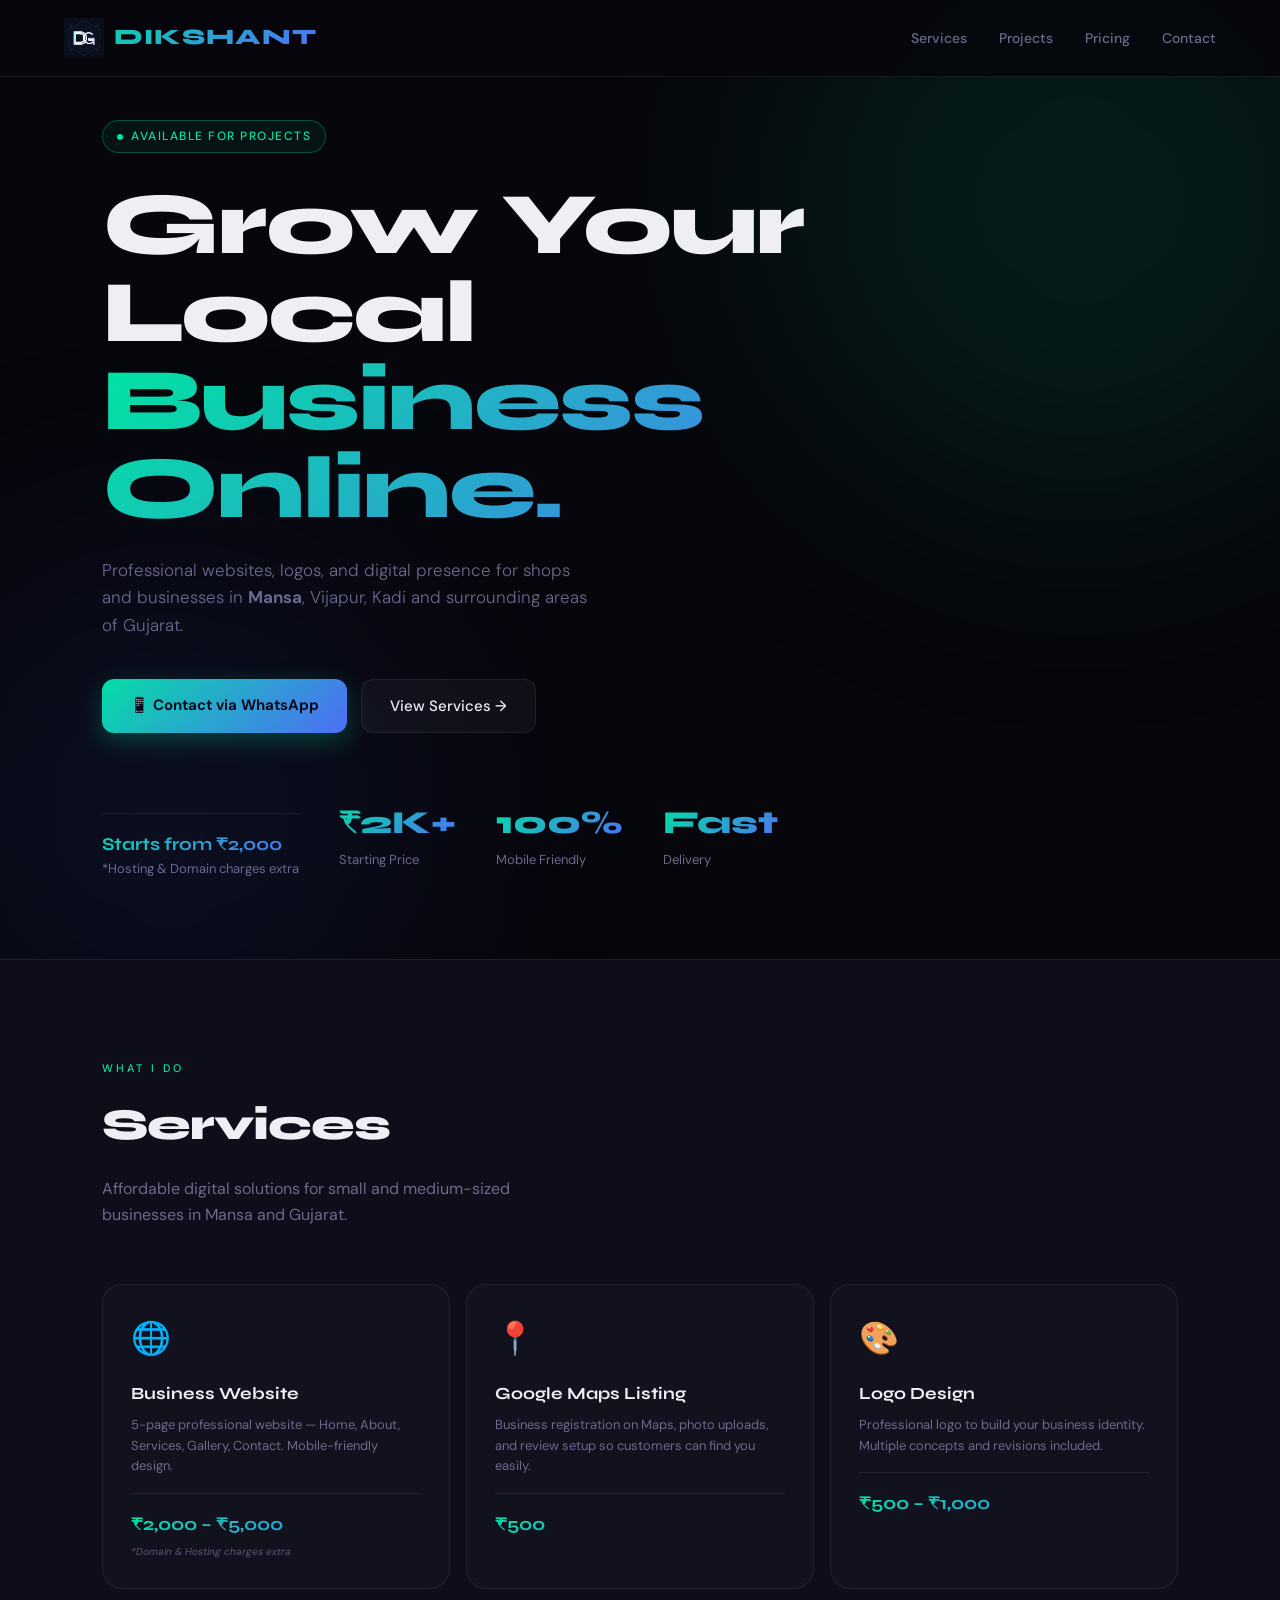
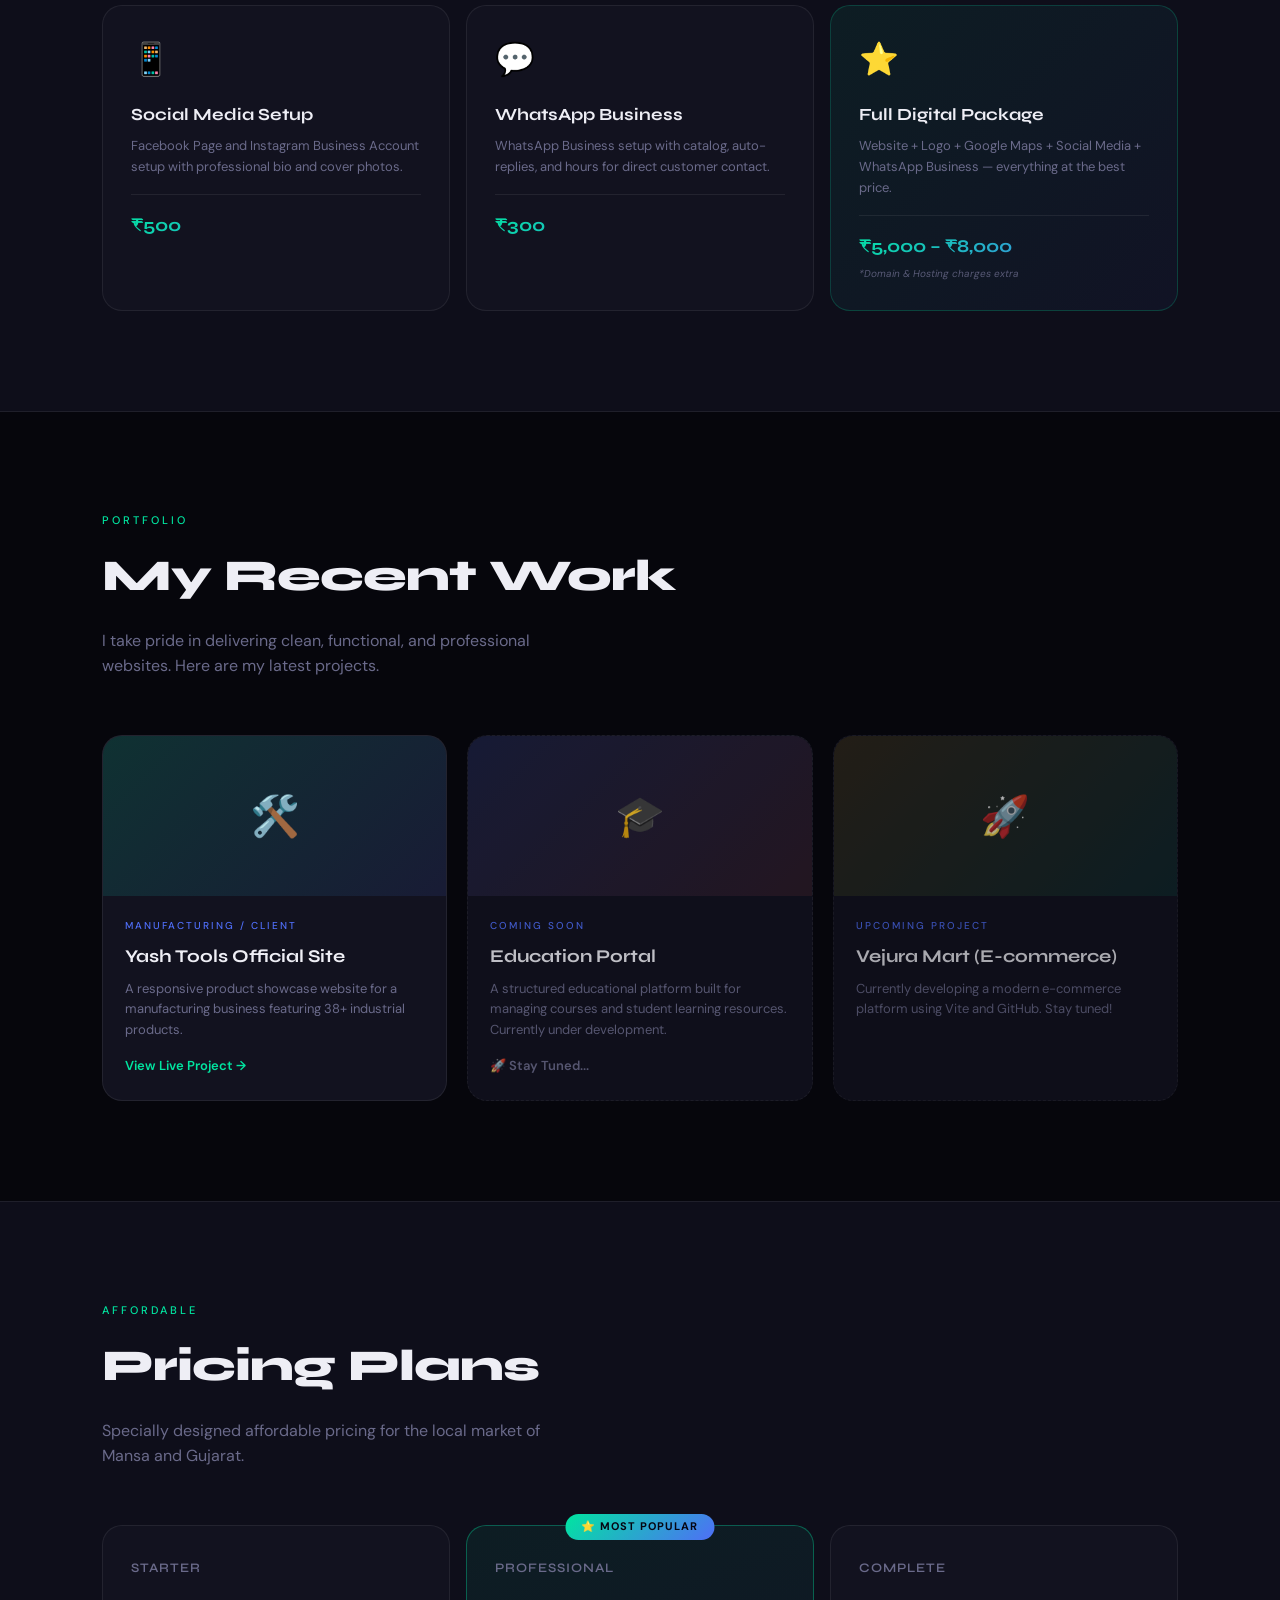
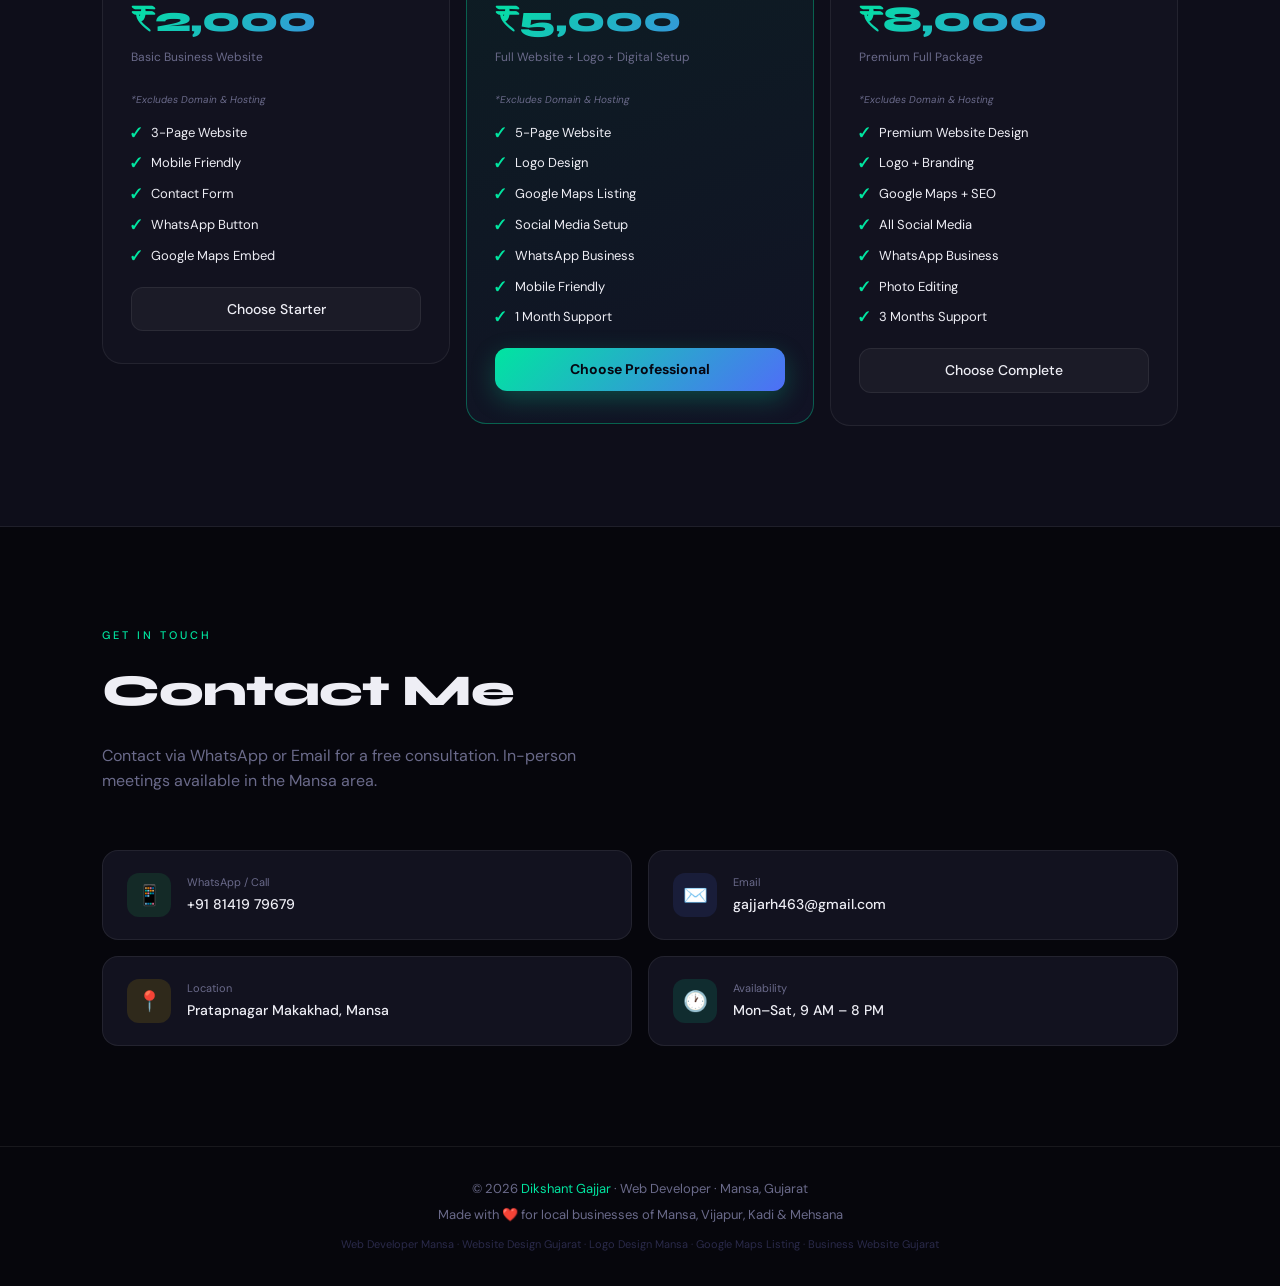
<file: index.html>
<!DOCTYPE html>
<html lang="gu">

<head>
    <meta charset="UTF-8">
    <meta name="viewport" content="width=device-width, initial-scale=1.0">

    <!-- ✅ PRIMARY SEO -->
    <title>Dikshant Gajjar | Web Developer in Mansa, Gujarat | Website Banavo ₹2000 થી</title>
    <meta name="description"
        content="Dikshant Gajjar - Professional Web Developer in Mansa, Gujarat. Business website ₹2,000 થી, logo design, Google Maps listing, social media setup. Free consultation. Call: 8141979679">
    <meta name="keywords"
        content="web developer mansa, website banavo mansa, website design gujarat, dikshant gajjar, logo design mansa, google maps listing mansa, website banavo gujarat, local website developer mansa, business website mansa gujarat, web developer pratapnagar mansa, website design vijapur, website design kadi, website design mehsana, yash tools website, affordable web developer gujarat">
    <meta name="author" content="Dikshant Gajjar">
    <meta name="robots" content="index, follow, max-snippet:-1, max-image-preview:large">
    <meta name="language" content="Gujarati, English">
    <meta name="revisit-after" content="7 days">

    <!-- ✅ GEO / LOCAL SEO -->
    <meta name="geo.region" content="IN-GJ">
    <meta name="geo.placename" content="Mansa, Gujarat, India">
    <meta name="geo.position" content="23.4258;72.6916">
    <meta name="ICBM" content="23.4258, 72.6916">
    <link rel="canonical" href="https://dikshantgajjar.in/">

    <!-- ✅ OPEN GRAPH (WhatsApp / Facebook Preview) -->
    <meta property="og:type" content="website">
    <meta property="og:title" content="Dikshant Gajjar | Web Developer in Mansa, Gujarat">
    <meta property="og:description"
        content="Business website ₹2,000 થી. Logo design, Google Maps listing, social media setup. Mansa, Gujarat. Free consultation available!">
    <meta property="og:url" content="https://dikshantgajjar.in/">
    <meta property="og:site_name" content="Dikshant Gajjar - Web Developer Mansa">
    <meta property="og:locale" content="gu_IN">

    <!-- ✅ TWITTER CARD -->
    <meta name="twitter:card" content="summary">
    <meta name="twitter:title" content="Dikshant Gajjar | Web Developer Mansa, Gujarat">
    <meta name="twitter:description"
        content="Business websites ₹2,000 થી. Logo, Google Maps, Social Media. Mansa Gujarat. Call 8141979679">

    <!-- ✅ SCHEMA MARKUP — Google Rich Results -->
    <script type="application/ld+json">
    {
      "@context": "https://schema.org",
      "@type": "LocalBusiness",
      "name": "Dikshant Gajjar - Web Developer",
      "description": "Professional web developer in Mansa, Gujarat offering business websites, logo design, Google Maps listing, social media setup at affordable prices starting from ₹2,000.",
      "url": "https://dikshantgajjar.in/",
      "telephone": "+918141979679",
      "email": "gajjarh463@gmail.com",
      "image": "https://dikshantgajjar.in/DG-logo-dark.png",
      "founder": {
        "@type": "Person",
        "name": "Dikshant Gajjar",
        "jobTitle": "Web Developer",
        "telephone": "+918141979679",
        "email": "gajjarh463@gmail.com"
      },
      "address": {
        "@type": "PostalAddress",
        "streetAddress": "Pratapnagar Makakhad",
        "addressLocality": "Mansa",
        "addressRegion": "Gujarat",
        "postalCode": "382845",
        "addressCountry": "IN"
      },
      "geo": {
        "@type": "GeoCoordinates",
        "latitude": 23.4258,
        "longitude": 72.6916
      },
      "openingHours": "Mo-Sa 09:00-20:00",
      "priceRange": "₹₹",
      "currenciesAccepted": "INR",
      "paymentAccepted": "Cash, UPI, Bank Transfer",
      "areaServed": ["Mansa", "Vijapur", "Kadi", "Mehsana", "Gandhinagar", "Gujarat"],
      "knowsLanguage": ["Gujarati", "Hindi", "English"],
      "serviceType": [
        "Web Development",
        "Logo Design",
        "Google Maps Listing",
        "Social Media Setup",
        "WhatsApp Business Setup",
        "SEO"
      ],
      "hasOfferCatalog": {
        "@type": "OfferCatalog",
        "name": "Web Development Services",
        "itemListElement": [
          {
            "@type": "Offer",
            "name": "Starter - Basic Business Website",
            "description": "3-page mobile friendly website with contact form and WhatsApp button",
            "price": "2000",
            "priceCurrency": "INR"
          },
          {
            "@type": "Offer",
            "name": "Professional - Full Website + Logo + Digital Setup",
            "description": "5-page website, logo, Google Maps, social media, WhatsApp Business, 1 month support",
            "price": "5000",
            "priceCurrency": "INR"
          },
          {
            "@type": "Offer",
            "name": "Complete - Premium Full Package",
            "description": "Premium website, logo + branding, SEO, all social media, photo editing, 3 months support",
            "price": "8000",
            "priceCurrency": "INR"
          }
        ]
      },
      "sameAs": [
        "https://wa.me/918141979679"
      ]
    }
    </script>

    <!-- ✅ PERSON SCHEMA -->
    <script type="application/ld+json">
    {
      "@context": "https://schema.org",
      "@type": "Person",
      "name": "Dikshant Gajjar",
      "jobTitle": "Web Developer",
      "address": {
        "@type": "PostalAddress",
        "addressLocality": "Mansa",
        "addressRegion": "Gujarat",
        "addressCountry": "IN"
      },
      "telephone": "+918141979679",
      "email": "gajjarh463@gmail.com",
      "url": "https://dikshantgajjar.in/",
      "knowsAbout": ["Web Development", "Logo Design", "SEO", "Social Media Marketing"]
    }
    </script>

    <link
        href="https://fonts.googleapis.com/css2?family=Syne:wght@400;600;700;800&family=DM+Sans:ital,wght@0,300;0,400;0,500;1,300&display=swap"
        rel="stylesheet">
    <link rel="stylesheet" href="css/style.css">
</head>

<body>

    <nav>
        <div class="nav-logo" style="display: flex; align-items: center; gap: 10px;">
            <img src="DG-logo-dark.png" alt="Dikshant Gajjar Web Developer Logo"
                style="height: 40px; width: auto; object-fit: contain;">
            <span
                style="font-family: 'Syne', sans-serif; font-weight: 800; font-size: 22px; color: #fff; letter-spacing: 1px;">
                DIKSHANT
            </span>
        </div>
        <div class="nav-links">
            <a href="#services">Services</a>
            <a href="#projects">Projects</a>
            <a href="#pricing">Pricing</a>
            <a href="#contact">Contact</a>
        </div>
    </nav>

    <section class="hero">
        <div class="hero-tag"><span class="dot"></span> Available for Projects</div>
        <h1>
            Grow Your Local
            <span class="line2">Business Online.</span>
        </h1>
        <p class="hero-desc">
            Professional websites, logos, and digital presence for shops and businesses in <b>Mansa</b>, Vijapur, Kadi
            and surrounding areas of Gujarat.
        </p>

        <div class="hero-cta">
            <a href="https://wa.me/918141979679" class="btn-primary" target="_blank">📱 Contact via WhatsApp</a>
            <a href="#services" class="btn-outline">View Services →</a>
        </div>

        <div class="hero-stats">
            <div>
                <div class="svc-price">Starts from ₹2,000</div>
                <div class="svc-desc">*Hosting & Domain charges extra</div>
            </div>
            <div>
                <div class="stat-num">₹2K+</div>
                <div class="stat-label">Starting Price</div>
            </div>
            <div>
                <div class="stat-num">100%</div>
                <div class="stat-label">Mobile Friendly</div>
            </div>
            <div>
                <div class="stat-num">Fast</div>
                <div class="stat-label">Delivery</div>
            </div>
        </div>
    </section>

    <section id="services">
        <div class="section-label">What I Do</div>
        <div class="section-title">Services</div>
        <p class="section-desc">Affordable digital solutions for small and medium-sized businesses in Mansa and Gujarat.
        </p>
        <div class="services-grid">

            <div class="service-card">
                <span class="svc-icon">🌐</span>
                <div class="svc-title">Business Website</div>
                <div class="svc-desc">5-page professional website — Home, About, Services, Gallery, Contact.
                    Mobile-friendly design.</div>
                <div class="svc-price">₹2,000 – ₹5,000</div>
                <p style="font-size: 10px; color: var(--muted); margin-top: 5px; font-style: italic; opacity: 0.8;">
                    *Domain & Hosting charges extra</p>
            </div>

            <div class="service-card">
                <span class="svc-icon">📍</span>
                <div class="svc-title">Google Maps Listing</div>
                <div class="svc-desc">Business registration on Maps, photo uploads, and review setup so customers can
                    find you easily.</div>
                <div class="svc-price">₹500</div>
            </div>

            <div class="service-card">
                <span class="svc-icon">🎨</span>
                <div class="svc-title">Logo Design</div>
                <div class="svc-desc">Professional logo to build your business identity. Multiple concepts and revisions
                    included.</div>
                <div class="svc-price">₹500 – ₹1,000</div>
            </div>

            <div class="service-card">
                <span class="svc-icon">📱</span>
                <div class="svc-title">Social Media Setup</div>
                <div class="svc-desc">Facebook Page and Instagram Business Account setup with professional bio and cover
                    photos.</div>
                <div class="svc-price">₹500</div>
            </div>

            <div class="service-card">
                <span class="svc-icon">💬</span>
                <div class="svc-title">WhatsApp Business</div>
                <div class="svc-desc">WhatsApp Business setup with catalog, auto-replies, and hours for direct customer
                    contact.</div>
                <div class="svc-price">₹300</div>
            </div>

            <div class="service-card"
                style="background:linear-gradient(135deg,rgba(0,229,160,0.07),rgba(79,110,247,0.05));border-color:rgba(0,229,160,0.2);">
                <span class="svc-icon">⭐</span>
                <div class="svc-title">Full Digital Package</div>
                <div class="svc-desc">Website + Logo + Google Maps + Social Media + WhatsApp Business — everything at
                    the best price.</div>
                <div class="svc-price">₹5,000 – ₹8,000</div>
                <p style="font-size: 10px; color: var(--muted); margin-top: 5px; font-style: italic; opacity: 0.8;">
                    *Domain & Hosting charges extra</p>
            </div>

        </div>
    </section>

    <section id="projects">
        <div class="section-label">Portfolio</div>
        <div class="section-title">My Recent Work</div>
        <p class="section-desc">I take pride in delivering clean, functional, and professional websites. Here are my
            latest projects.</p>

        <div class="projects-grid">
            <div class="project-card">
                <div class="project-thumb t1" style="font-size: 40px;">🛠️</div>
                <div class="project-body">
                    <div class="project-type">Manufacturing / Client</div>
                    <div class="project-name">Yash Tools Official Site</div>
                    <div class="project-desc">A responsive product showcase website for a manufacturing business
                        featuring 38+ industrial products.</div>
                    <a href="https://www.yashtools.co.in" class="project-link" target="_blank" rel="noopener"
                        style="color: var(--accent); text-decoration: none; font-size: 13px; font-weight: 600; margin-top: 15px; display: inline-block;">View
                        Live Project →</a>
                </div>
            </div>

            <div class="project-card" style="opacity: 0.8; border-style: dashed;">
                <div class="project-thumb t2" style="font-size: 40px;">🎓</div>
                <div class="project-body">
                    <div class="project-type" style="color: var(--accent2);">Coming Soon</div>
                    <div class="project-name"
                        style="font-family: 'Syne', sans-serif; font-size: 18px; font-weight: 700; margin-bottom: 8px;">
                        Education Portal</div>
                    <div class="project-desc">A structured educational platform built for managing courses and student
                        learning resources. Currently under development.</div>
                    <div class="project-link"
                        style="color: var(--muted); font-size: 13px; font-weight: 600; margin-top: 15px; display: inline-block; cursor: not-allowed;">
                        🚀 Stay Tuned...</div>
                </div>
            </div>

            <div class="project-card" style="opacity: 0.7; border-style: dashed;">
                <div class="project-thumb t3" style="font-size: 40px;">🚀</div>
                <div class="project-body">
                    <div class="project-type">Upcoming Project</div>
                    <div class="project-name">Vejura Mart (E-commerce)</div>
                    <div class="project-desc">Currently developing a modern e-commerce platform using Vite and GitHub.
                        Stay tuned!</div>
                </div>
            </div>
        </div>
    </section>

    <section id="pricing">
        <div class="section-label">Affordable</div>
        <div class="section-title">Pricing Plans</div>
        <p class="section-desc">Specially designed affordable pricing for the local market of Mansa and Gujarat.</p>
        <div class="pricing-grid">

            <div class="plan">
                <div class="plan-name">Starter</div>
                <div class="plan-price">₹2,000</div>
                <div class="plan-sub">Basic Business Website</div>
                <p style="font-size: 10px; color: var(--muted); margin-bottom: 15px; font-style: italic;">*Excludes
                    Domain & Hosting</p>
                <ul class="plan-features">
                    <li>3-Page Website</li>
                    <li>Mobile Friendly</li>
                    <li>Contact Form</li>
                    <li>WhatsApp Button</li>
                    <li>Google Maps Embed</li>
                </ul>
                <a href="https://wa.me/918141979679?text=Hi, I'm interested in the Starter Plan (₹2,000)"
                    class="btn-outline"
                    style="display: block; text-align: center; margin-top: 20px; padding: 10px; font-size: 14px;">Choose
                    Starter</a>
            </div>

            <div class="plan featured">
                <div class="badge">⭐ MOST POPULAR</div>
                <div class="plan-name">Professional</div>
                <div class="plan-price">₹5,000</div>
                <div class="plan-sub">Full Website + Logo + Digital Setup</div>
                <p style="font-size: 10px; color: var(--muted); margin-bottom: 15px; font-style: italic;">*Excludes
                    Domain & Hosting</p>
                <ul class="plan-features">
                    <li>5-Page Website</li>
                    <li>Logo Design</li>
                    <li>Google Maps Listing</li>
                    <li>Social Media Setup</li>
                    <li>WhatsApp Business</li>
                    <li>Mobile Friendly</li>
                    <li>1 Month Support</li>
                </ul>
                <a href="https://wa.me/918141979679?text=Hi, I'm interested in the Professional Plan (₹5,000)"
                    class="btn-primary"
                    style="display: block; text-align: center; margin-top: 20px; padding: 10px; font-size: 14px; color: #060612;">Choose
                    Professional</a>
            </div>

            <div class="plan">
                <div class="plan-name">Complete</div>
                <div class="plan-price">₹8,000</div>
                <div class="plan-sub">Premium Full Package</div>
                <p style="font-size: 10px; color: var(--muted); margin-bottom: 15px; font-style: italic;">*Excludes
                    Domain & Hosting</p>
                <ul class="plan-features">
                    <li>Premium Website Design</li>
                    <li>Logo + Branding</li>
                    <li>Google Maps + SEO</li>
                    <li>All Social Media</li>
                    <li>WhatsApp Business</li>
                    <li>Photo Editing</li>
                    <li>3 Months Support</li>
                </ul>
                <a href="https://wa.me/918141979679?text=Hi, I'm interested in the Complete Plan (₹8,000)"
                    class="btn-outline"
                    style="display: block; text-align: center; margin-top: 20px; padding: 10px; font-size: 14px;">Choose
                    Complete</a>
            </div>

        </div>
    </section>

    <section id="contact">
        <div class="section-label">Get In Touch</div>
        <div class="section-title">Contact Me</div>
        <p class="section-desc">Contact via WhatsApp or Email for a free consultation. In-person meetings available in
            the Mansa area.</p>
        <div class="contact-wrap">
            <a class="contact-item" href="https://wa.me/918141979679" target="_blank">
                <div class="ci-icon ci-wa">📱</div>
                <div>
                    <div class="ci-label">WhatsApp / Call</div>
                    <div class="ci-val">+91 81419 79679</div>
                </div>
            </a>
            <a class="contact-item" href="mailto:gajjarh463@gmail.com">
                <div class="ci-icon ci-ml">✉️</div>
                <div>
                    <div class="ci-label">Email</div>
                    <div class="ci-val">gajjarh463@gmail.com</div>
                </div>
            </a>
            <div class="contact-item">
                <div class="ci-icon ci-loc">📍</div>
                <div>
                    <div class="ci-label">Location</div>
                    <div class="ci-val">Pratapnagar Makakhad, Mansa</div>
                </div>
            </div>
            <div class="contact-item">
                <div class="ci-icon ci-time">🕐</div>
                <div>
                    <div class="ci-label">Availability</div>
                    <div class="ci-val">Mon–Sat, 9 AM – 8 PM</div>
                </div>
            </div>
        </div>
    </section>

    <footer>
        <p>© 2026 <span>Dikshant Gajjar</span> · Web Developer · Mansa, Gujarat</p>
        <p style="margin-top:6px;">Made with ❤️ for local businesses of Mansa, Vijapur, Kadi & Mehsana</p>
        <p style="margin-top: 10px; font-size: 11px; color: #2a2a4a;">
            Web Developer Mansa · Website Design Gujarat · Logo Design Mansa · Google Maps Listing · Business Website
            Gujarat
        </p>
    </footer>

</body>

</html>
</file>
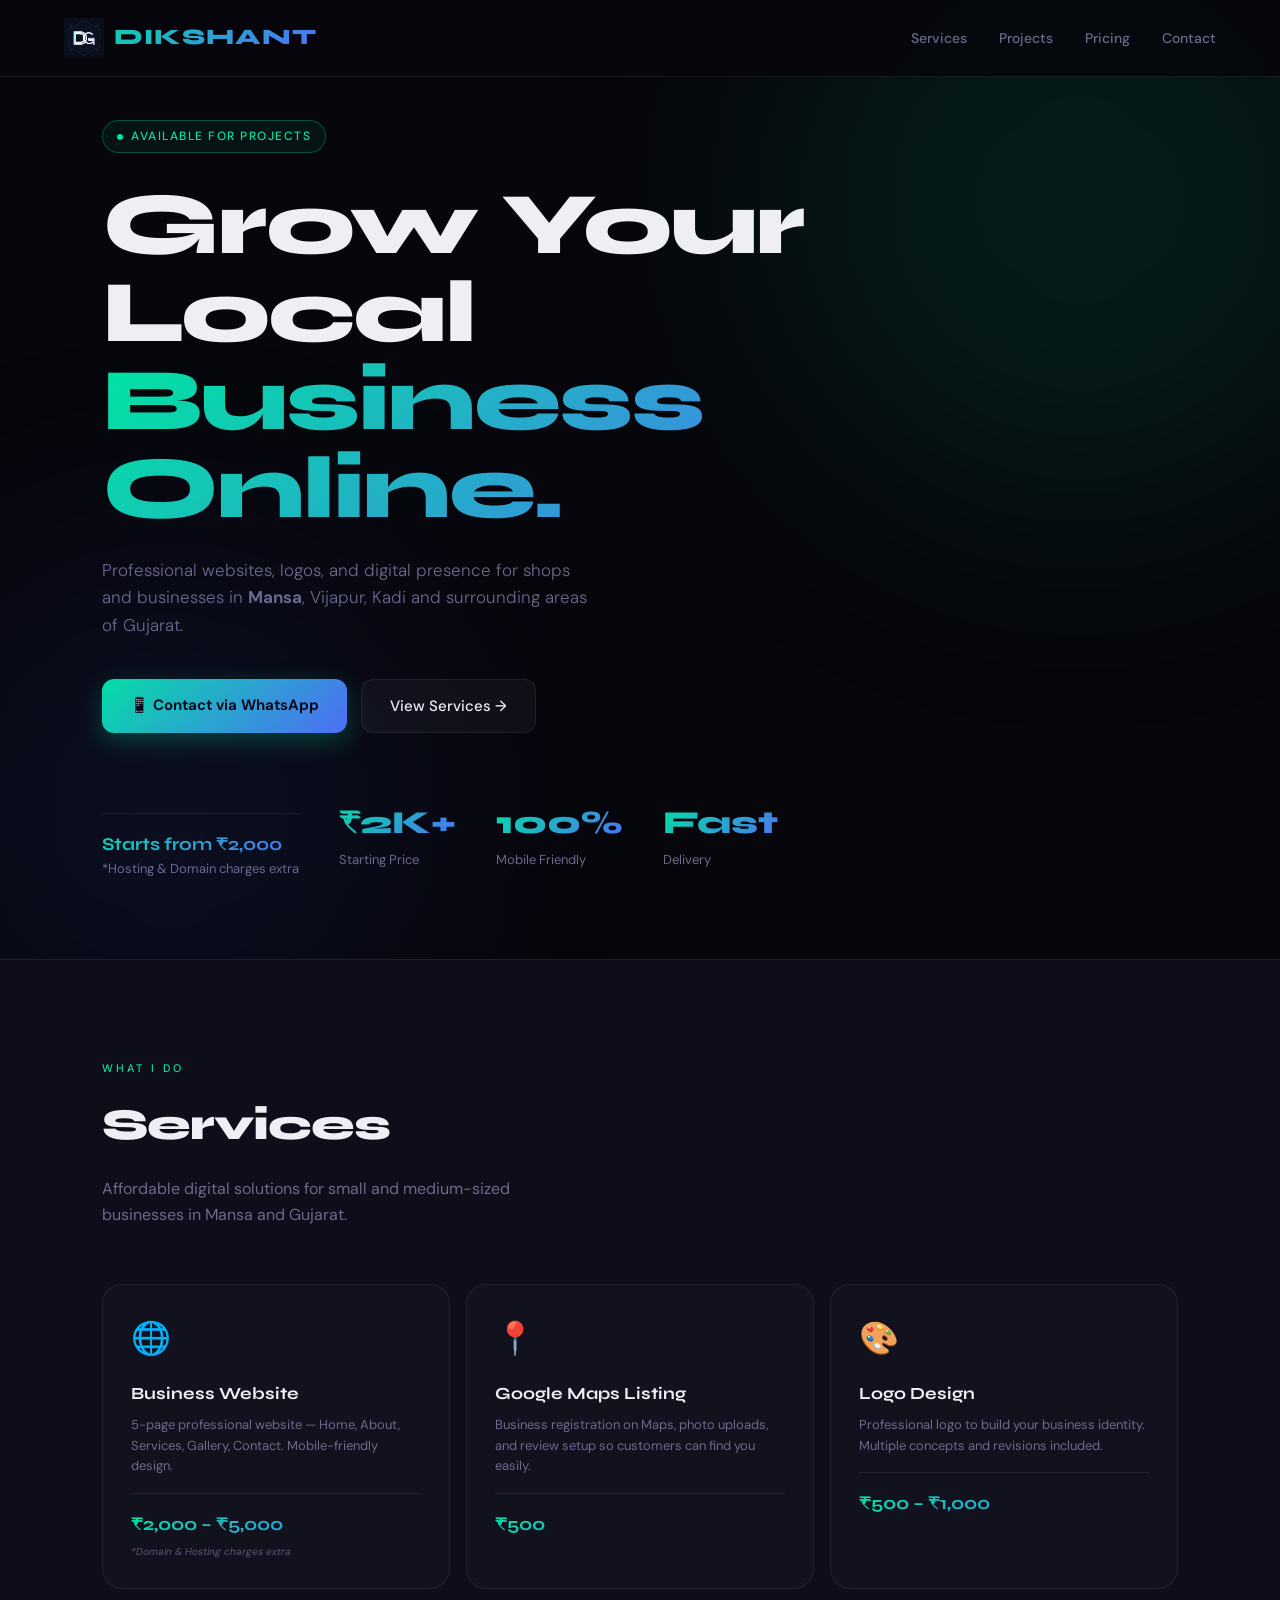
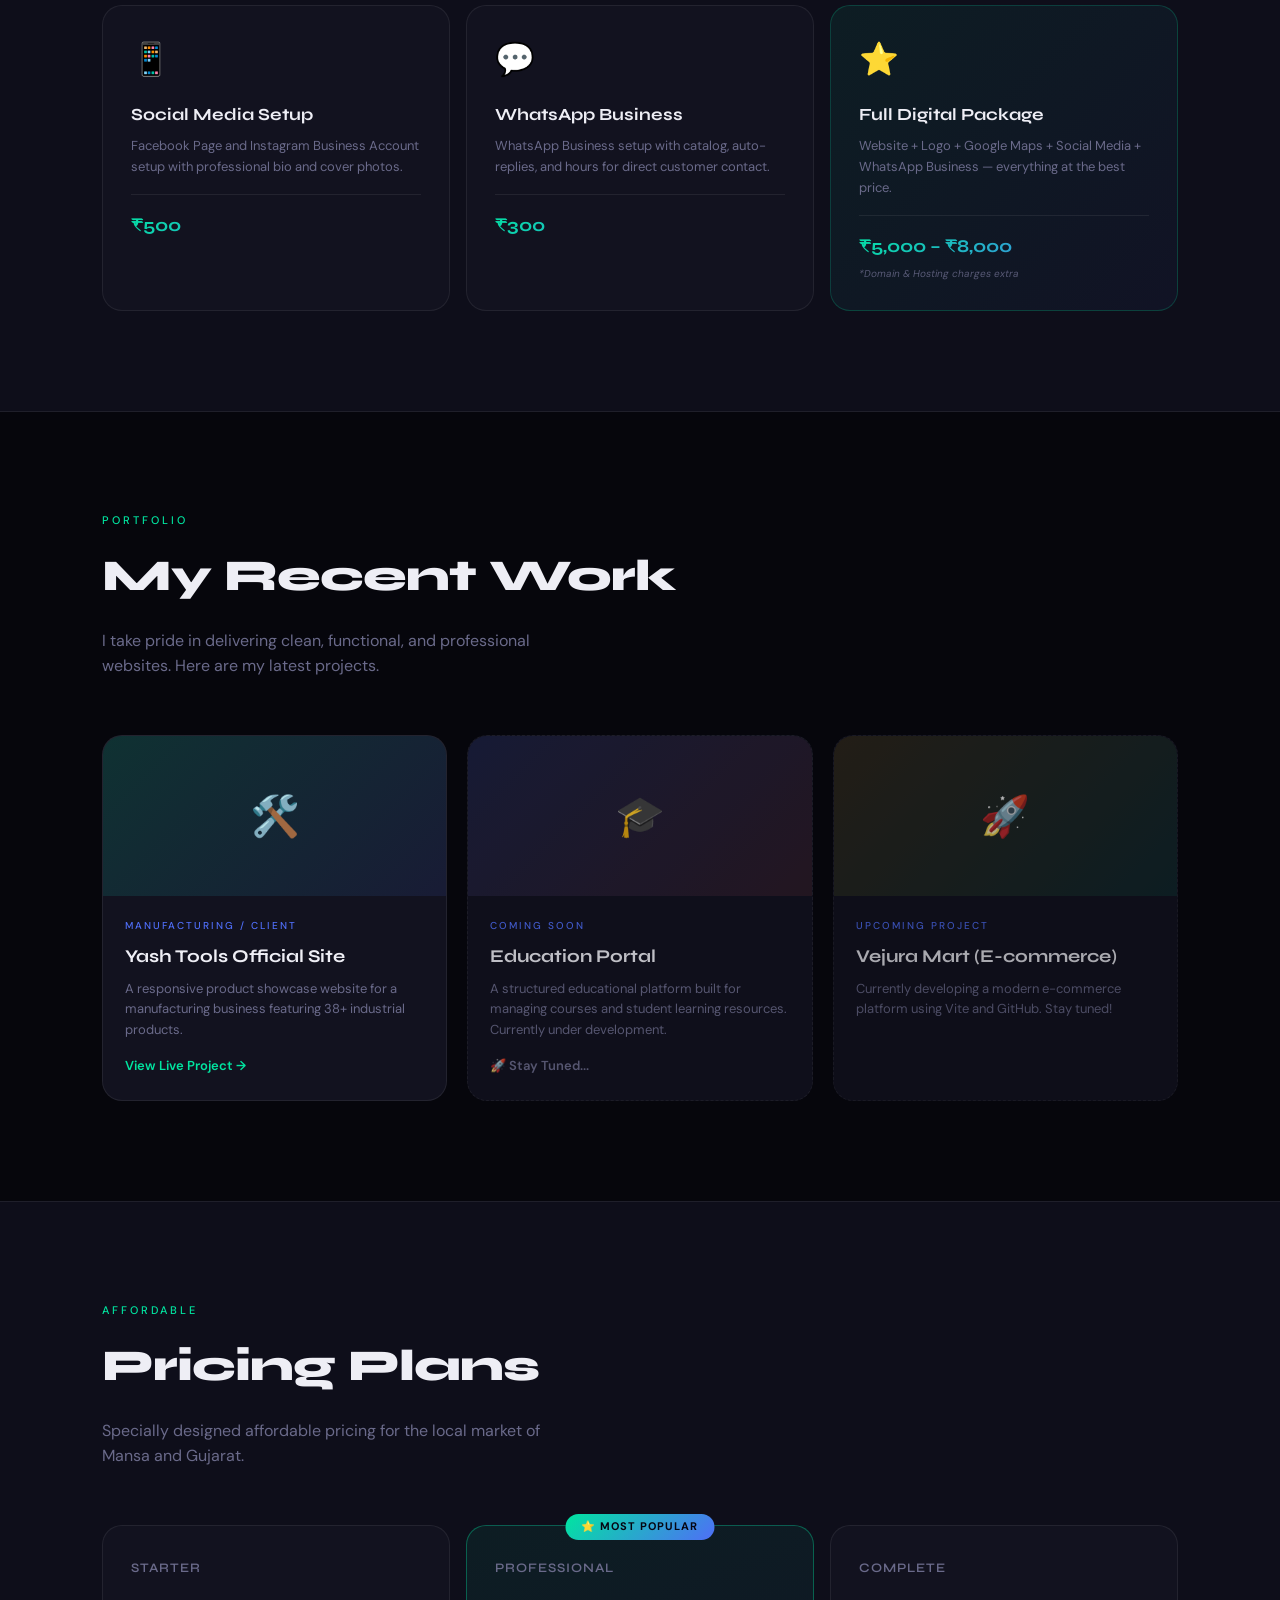
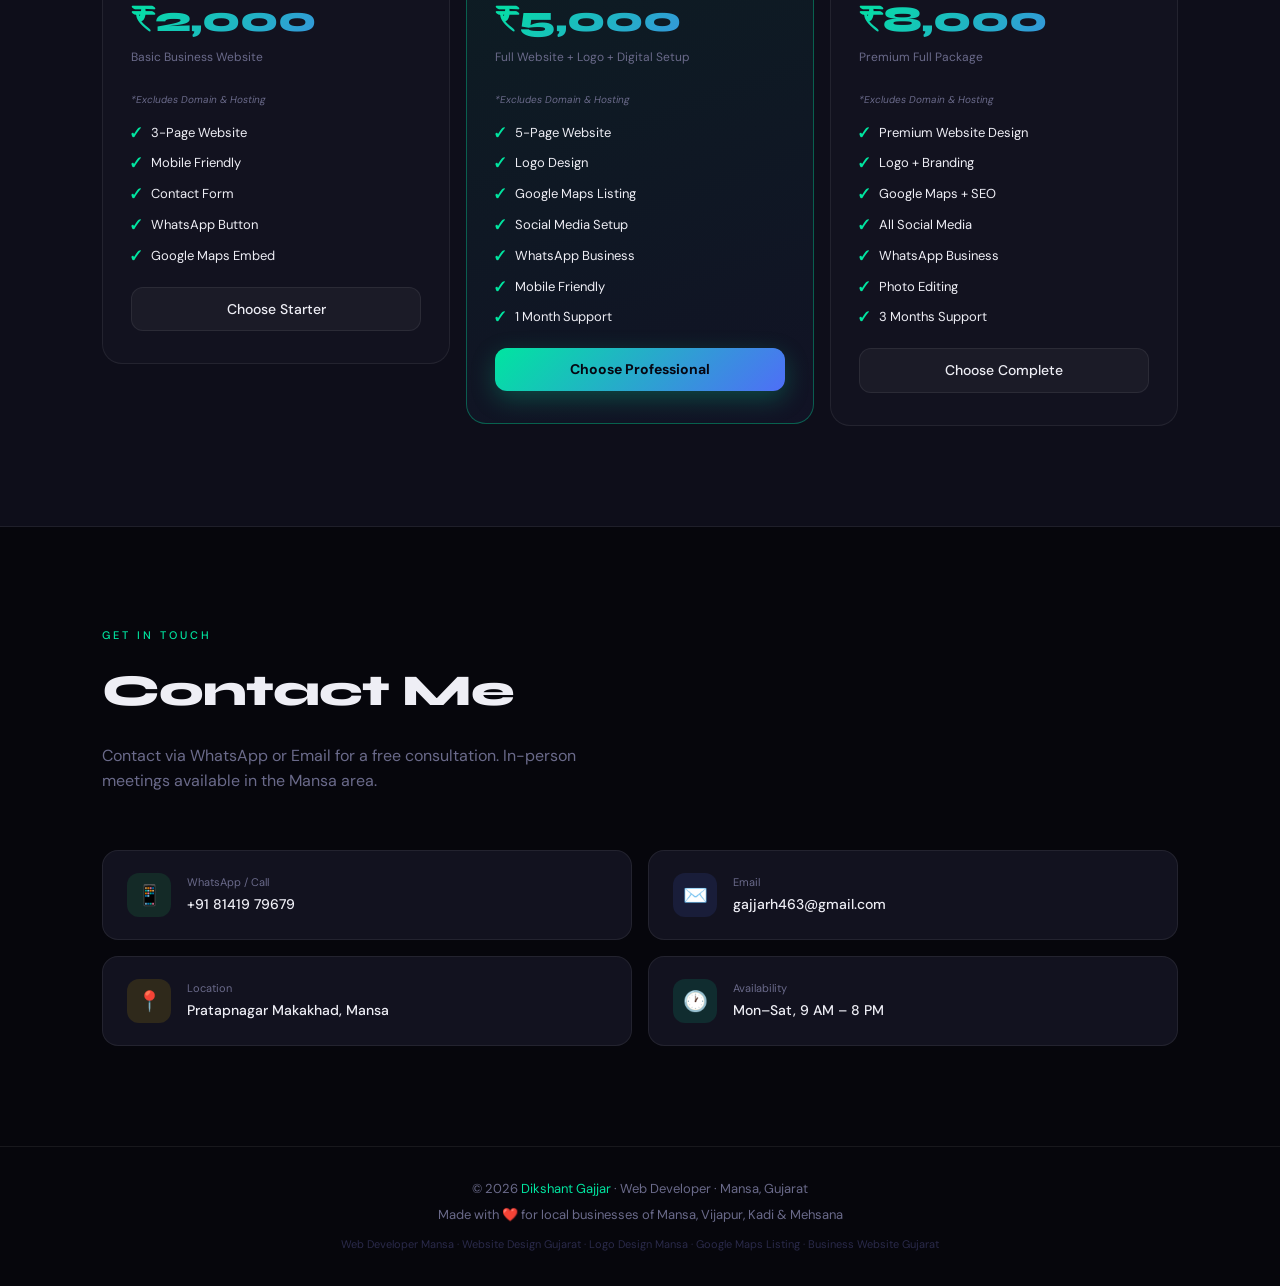
<file: indiex.html>
<!DOCTYPE html>
<html lang="gu">

<head>
    <meta charset="UTF-8">
    <meta name="viewport" content="width=device-width, initial-scale=1.0">

    <!-- ✅ PRIMARY SEO -->
    <title>Dikshant Gajjar | Web Developer in Mansa, Gujarat | Website Banavo ₹2000 થી</title>
    <meta name="description"
        content="Dikshant Gajjar - Professional Web Developer in Mansa, Gujarat. Business website ₹2,000 થી, logo design, Google Maps listing, social media setup. Free consultation. Call: 8141979679">
    <meta name="keywords"
        content="web developer mansa, website banavo mansa, website design gujarat, dikshant gajjar, logo design mansa, google maps listing mansa, website banavo gujarat, local website developer mansa, business website mansa gujarat, web developer pratapnagar mansa, website design vijapur, website design kadi, website design mehsana, yash tools website, affordable web developer gujarat">
    <meta name="author" content="Dikshant Gajjar">
    <meta name="robots" content="index, follow, max-snippet:-1, max-image-preview:large">
    <meta name="language" content="Gujarati, English">
    <meta name="revisit-after" content="7 days">

    <!-- ✅ GEO / LOCAL SEO -->
    <meta name="geo.region" content="IN-GJ">
    <meta name="geo.placename" content="Mansa, Gujarat, India">
    <meta name="geo.position" content="23.4258;72.6916">
    <meta name="ICBM" content="23.4258, 72.6916">
    <link rel="canonical" href="https://dikshantgajjar.in/">

    <!-- ✅ OPEN GRAPH (WhatsApp / Facebook Preview) -->
    <meta property="og:type" content="website">
    <meta property="og:title" content="Dikshant Gajjar | Web Developer in Mansa, Gujarat">
    <meta property="og:description"
        content="Business website ₹2,000 થી. Logo design, Google Maps listing, social media setup. Mansa, Gujarat. Free consultation available!">
    <meta property="og:url" content="https://dikshantgajjar.in/">
    <meta property="og:site_name" content="Dikshant Gajjar - Web Developer Mansa">
    <meta property="og:locale" content="gu_IN">

    <!-- ✅ TWITTER CARD -->
    <meta name="twitter:card" content="summary">
    <meta name="twitter:title" content="Dikshant Gajjar | Web Developer Mansa, Gujarat">
    <meta name="twitter:description"
        content="Business websites ₹2,000 થી. Logo, Google Maps, Social Media. Mansa Gujarat. Call 8141979679">

    <!-- ✅ SCHEMA MARKUP — Google Rich Results -->
    <script type="application/ld+json">
    {
      "@context": "https://schema.org",
      "@type": "LocalBusiness",
      "name": "Dikshant Gajjar - Web Developer",
      "description": "Professional web developer in Mansa, Gujarat offering business websites, logo design, Google Maps listing, social media setup at affordable prices starting from ₹2,000.",
      "url": "https://dikshantgajjar.in/",
      "telephone": "+918141979679",
      "email": "gajjarh463@gmail.com",
      "image": "https://dikshantgajjar.in/DG-logo-dark.png",
      "founder": {
        "@type": "Person",
        "name": "Dikshant Gajjar",
        "jobTitle": "Web Developer",
        "telephone": "+918141979679",
        "email": "gajjarh463@gmail.com"
      },
      "address": {
        "@type": "PostalAddress",
        "streetAddress": "Pratapnagar Makakhad",
        "addressLocality": "Mansa",
        "addressRegion": "Gujarat",
        "postalCode": "382845",
        "addressCountry": "IN"
      },
      "geo": {
        "@type": "GeoCoordinates",
        "latitude": 23.4258,
        "longitude": 72.6916
      },
      "openingHours": "Mo-Sa 09:00-20:00",
      "priceRange": "₹₹",
      "currenciesAccepted": "INR",
      "paymentAccepted": "Cash, UPI, Bank Transfer",
      "areaServed": ["Mansa", "Vijapur", "Kadi", "Mehsana", "Gandhinagar", "Gujarat"],
      "knowsLanguage": ["Gujarati", "Hindi", "English"],
      "serviceType": [
        "Web Development",
        "Logo Design",
        "Google Maps Listing",
        "Social Media Setup",
        "WhatsApp Business Setup",
        "SEO"
      ],
      "hasOfferCatalog": {
        "@type": "OfferCatalog",
        "name": "Web Development Services",
        "itemListElement": [
          {
            "@type": "Offer",
            "name": "Starter - Basic Business Website",
            "description": "3-page mobile friendly website with contact form and WhatsApp button",
            "price": "2000",
            "priceCurrency": "INR"
          },
          {
            "@type": "Offer",
            "name": "Professional - Full Website + Logo + Digital Setup",
            "description": "5-page website, logo, Google Maps, social media, WhatsApp Business, 1 month support",
            "price": "5000",
            "priceCurrency": "INR"
          },
          {
            "@type": "Offer",
            "name": "Complete - Premium Full Package",
            "description": "Premium website, logo + branding, SEO, all social media, photo editing, 3 months support",
            "price": "8000",
            "priceCurrency": "INR"
          }
        ]
      },
      "sameAs": [
        "https://wa.me/918141979679"
      ]
    }
    </script>

    <!-- ✅ PERSON SCHEMA -->
    <script type="application/ld+json">
    {
      "@context": "https://schema.org",
      "@type": "Person",
      "name": "Dikshant Gajjar",
      "jobTitle": "Web Developer",
      "address": {
        "@type": "PostalAddress",
        "addressLocality": "Mansa",
        "addressRegion": "Gujarat",
        "addressCountry": "IN"
      },
      "telephone": "+918141979679",
      "email": "gajjarh463@gmail.com",
      "url": "https://dikshantgajjar.in/",
      "knowsAbout": ["Web Development", "Logo Design", "SEO", "Social Media Marketing"]
    }
    </script>

    <link
        href="https://fonts.googleapis.com/css2?family=Syne:wght@400;600;700;800&family=DM+Sans:ital,wght@0,300;0,400;0,500;1,300&display=swap"
        rel="stylesheet">
    <link rel="stylesheet" href="css/style.css">
</head>

<body>

    <nav>
        <div class="nav-logo" style="display: flex; align-items: center; gap: 10px;">
            <img src="DG-logo-dark.png" alt="Dikshant Gajjar Web Developer Logo"
                style="height: 40px; width: auto; object-fit: contain;">
            <span
                style="font-family: 'Syne', sans-serif; font-weight: 800; font-size: 22px; color: #fff; letter-spacing: 1px;">
                DIKSHANT
            </span>
        </div>
        <div class="nav-links">
            <a href="#services">Services</a>
            <a href="#projects">Projects</a>
            <a href="#pricing">Pricing</a>
            <a href="#contact">Contact</a>
        </div>
    </nav>

    <section class="hero">
        <div class="hero-tag"><span class="dot"></span> Available for Projects</div>
        <h1>
            Grow Your Local
            <span class="line2">Business Online.</span>
        </h1>
        <p class="hero-desc">
            Professional websites, logos, and digital presence for shops and businesses in <b>Mansa</b>, Vijapur, Kadi
            and surrounding areas of Gujarat.
        </p>

        <div class="hero-cta">
            <a href="https://wa.me/918141979679" class="btn-primary" target="_blank">📱 Contact via WhatsApp</a>
            <a href="#services" class="btn-outline">View Services →</a>
        </div>

        <div class="hero-stats">
            <div>
                <div class="svc-price">Starts from ₹2,000</div>
                <div class="svc-desc">*Hosting & Domain charges extra</div>
            </div>
            <div>
                <div class="stat-num">₹2K+</div>
                <div class="stat-label">Starting Price</div>
            </div>
            <div>
                <div class="stat-num">100%</div>
                <div class="stat-label">Mobile Friendly</div>
            </div>
            <div>
                <div class="stat-num">Fast</div>
                <div class="stat-label">Delivery</div>
            </div>
        </div>
    </section>

    <section id="services">
        <div class="section-label">What I Do</div>
        <div class="section-title">Services</div>
        <p class="section-desc">Affordable digital solutions for small and medium-sized businesses in Mansa and Gujarat.
        </p>
        <div class="services-grid">

            <div class="service-card">
                <span class="svc-icon">🌐</span>
                <div class="svc-title">Business Website</div>
                <div class="svc-desc">5-page professional website — Home, About, Services, Gallery, Contact.
                    Mobile-friendly design.</div>
                <div class="svc-price">₹2,000 – ₹5,000</div>
                <p style="font-size: 10px; color: var(--muted); margin-top: 5px; font-style: italic; opacity: 0.8;">
                    *Domain & Hosting charges extra</p>
            </div>

            <div class="service-card">
                <span class="svc-icon">📍</span>
                <div class="svc-title">Google Maps Listing</div>
                <div class="svc-desc">Business registration on Maps, photo uploads, and review setup so customers can
                    find you easily.</div>
                <div class="svc-price">₹500</div>
            </div>

            <div class="service-card">
                <span class="svc-icon">🎨</span>
                <div class="svc-title">Logo Design</div>
                <div class="svc-desc">Professional logo to build your business identity. Multiple concepts and revisions
                    included.</div>
                <div class="svc-price">₹500 – ₹1,000</div>
            </div>

            <div class="service-card">
                <span class="svc-icon">📱</span>
                <div class="svc-title">Social Media Setup</div>
                <div class="svc-desc">Facebook Page and Instagram Business Account setup with professional bio and cover
                    photos.</div>
                <div class="svc-price">₹500</div>
            </div>

            <div class="service-card">
                <span class="svc-icon">💬</span>
                <div class="svc-title">WhatsApp Business</div>
                <div class="svc-desc">WhatsApp Business setup with catalog, auto-replies, and hours for direct customer
                    contact.</div>
                <div class="svc-price">₹300</div>
            </div>

            <div class="service-card"
                style="background:linear-gradient(135deg,rgba(0,229,160,0.07),rgba(79,110,247,0.05));border-color:rgba(0,229,160,0.2);">
                <span class="svc-icon">⭐</span>
                <div class="svc-title">Full Digital Package</div>
                <div class="svc-desc">Website + Logo + Google Maps + Social Media + WhatsApp Business — everything at
                    the best price.</div>
                <div class="svc-price">₹5,000 – ₹8,000</div>
                <p style="font-size: 10px; color: var(--muted); margin-top: 5px; font-style: italic; opacity: 0.8;">
                    *Domain & Hosting charges extra</p>
            </div>

        </div>
    </section>

    <section id="projects">
        <div class="section-label">Portfolio</div>
        <div class="section-title">My Recent Work</div>
        <p class="section-desc">I take pride in delivering clean, functional, and professional websites. Here are my
            latest projects.</p>

        <div class="projects-grid">
            <div class="project-card">
                <div class="project-thumb t1" style="font-size: 40px;">🛠️</div>
                <div class="project-body">
                    <div class="project-type">Manufacturing / Client</div>
                    <div class="project-name">Yash Tools Official Site</div>
                    <div class="project-desc">A responsive product showcase website for a manufacturing business
                        featuring 38+ industrial products.</div>
                    <a href="https://www.yashtools.co.in" class="project-link" target="_blank" rel="noopener"
                        style="color: var(--accent); text-decoration: none; font-size: 13px; font-weight: 600; margin-top: 15px; display: inline-block;">View
                        Live Project →</a>
                </div>
            </div>

            <div class="project-card" style="opacity: 0.8; border-style: dashed;">
                <div class="project-thumb t2" style="font-size: 40px;">🎓</div>
                <div class="project-body">
                    <div class="project-type" style="color: var(--accent2);">Coming Soon</div>
                    <div class="project-name"
                        style="font-family: 'Syne', sans-serif; font-size: 18px; font-weight: 700; margin-bottom: 8px;">
                        Education Portal</div>
                    <div class="project-desc">A structured educational platform built for managing courses and student
                        learning resources. Currently under development.</div>
                    <div class="project-link"
                        style="color: var(--muted); font-size: 13px; font-weight: 600; margin-top: 15px; display: inline-block; cursor: not-allowed;">
                        🚀 Stay Tuned...</div>
                </div>
            </div>

            <div class="project-card" style="opacity: 0.7; border-style: dashed;">
                <div class="project-thumb t3" style="font-size: 40px;">🚀</div>
                <div class="project-body">
                    <div class="project-type">Upcoming Project</div>
                    <div class="project-name">Vejura Mart (E-commerce)</div>
                    <div class="project-desc">Currently developing a modern e-commerce platform using Vite and GitHub.
                        Stay tuned!</div>
                </div>
            </div>
        </div>
    </section>

    <section id="pricing">
        <div class="section-label">Affordable</div>
        <div class="section-title">Pricing Plans</div>
        <p class="section-desc">Specially designed affordable pricing for the local market of Mansa and Gujarat.</p>
        <div class="pricing-grid">

            <div class="plan">
                <div class="plan-name">Starter</div>
                <div class="plan-price">₹2,000</div>
                <div class="plan-sub">Basic Business Website</div>
                <p style="font-size: 10px; color: var(--muted); margin-bottom: 15px; font-style: italic;">*Excludes
                    Domain & Hosting</p>
                <ul class="plan-features">
                    <li>3-Page Website</li>
                    <li>Mobile Friendly</li>
                    <li>Contact Form</li>
                    <li>WhatsApp Button</li>
                    <li>Google Maps Embed</li>
                </ul>
                <a href="https://wa.me/918141979679?text=Hi, I'm interested in the Starter Plan (₹2,000)"
                    class="btn-outline"
                    style="display: block; text-align: center; margin-top: 20px; padding: 10px; font-size: 14px;">Choose
                    Starter</a>
            </div>

            <div class="plan featured">
                <div class="badge">⭐ MOST POPULAR</div>
                <div class="plan-name">Professional</div>
                <div class="plan-price">₹5,000</div>
                <div class="plan-sub">Full Website + Logo + Digital Setup</div>
                <p style="font-size: 10px; color: var(--muted); margin-bottom: 15px; font-style: italic;">*Excludes
                    Domain & Hosting</p>
                <ul class="plan-features">
                    <li>5-Page Website</li>
                    <li>Logo Design</li>
                    <li>Google Maps Listing</li>
                    <li>Social Media Setup</li>
                    <li>WhatsApp Business</li>
                    <li>Mobile Friendly</li>
                    <li>1 Month Support</li>
                </ul>
                <a href="https://wa.me/918141979679?text=Hi, I'm interested in the Professional Plan (₹5,000)"
                    class="btn-primary"
                    style="display: block; text-align: center; margin-top: 20px; padding: 10px; font-size: 14px; color: #060612;">Choose
                    Professional</a>
            </div>

            <div class="plan">
                <div class="plan-name">Complete</div>
                <div class="plan-price">₹8,000</div>
                <div class="plan-sub">Premium Full Package</div>
                <p style="font-size: 10px; color: var(--muted); margin-bottom: 15px; font-style: italic;">*Excludes
                    Domain & Hosting</p>
                <ul class="plan-features">
                    <li>Premium Website Design</li>
                    <li>Logo + Branding</li>
                    <li>Google Maps + SEO</li>
                    <li>All Social Media</li>
                    <li>WhatsApp Business</li>
                    <li>Photo Editing</li>
                    <li>3 Months Support</li>
                </ul>
                <a href="https://wa.me/918141979679?text=Hi, I'm interested in the Complete Plan (₹8,000)"
                    class="btn-outline"
                    style="display: block; text-align: center; margin-top: 20px; padding: 10px; font-size: 14px;">Choose
                    Complete</a>
            </div>

        </div>
    </section>

    <section id="contact">
        <div class="section-label">Get In Touch</div>
        <div class="section-title">Contact Me</div>
        <p class="section-desc">Contact via WhatsApp or Email for a free consultation. In-person meetings available in
            the Mansa area.</p>
        <div class="contact-wrap">
            <a class="contact-item" href="https://wa.me/918141979679" target="_blank">
                <div class="ci-icon ci-wa">📱</div>
                <div>
                    <div class="ci-label">WhatsApp / Call</div>
                    <div class="ci-val">+91 81419 79679</div>
                </div>
            </a>
            <a class="contact-item" href="mailto:gajjarh463@gmail.com">
                <div class="ci-icon ci-ml">✉️</div>
                <div>
                    <div class="ci-label">Email</div>
                    <div class="ci-val">gajjarh463@gmail.com</div>
                </div>
            </a>
            <div class="contact-item">
                <div class="ci-icon ci-loc">📍</div>
                <div>
                    <div class="ci-label">Location</div>
                    <div class="ci-val">Pratapnagar Makakhad, Mansa</div>
                </div>
            </div>
            <div class="contact-item">
                <div class="ci-icon ci-time">🕐</div>
                <div>
                    <div class="ci-label">Availability</div>
                    <div class="ci-val">Mon–Sat, 9 AM – 8 PM</div>
                </div>
            </div>
        </div>
    </section>

    <footer>
        <p>© 2026 <span>Dikshant Gajjar</span> · Web Developer · Mansa, Gujarat</p>
        <p style="margin-top:6px;">Made with ❤️ for local businesses of Mansa, Vijapur, Kadi & Mehsana</p>
        <p style="margin-top: 10px; font-size: 11px; color: #2a2a4a;">
            Web Developer Mansa · Website Design Gujarat · Logo Design Mansa · Google Maps Listing · Business Website
            Gujarat
        </p>
    </footer>

</body>

</html>
</file>
<file: css/style.css>
*,
     *::before,
     *::after {
         box-sizing: border-box;
         margin: 0;
         padding: 0;
     }

     :root {
         --bg: #06060c;
         --surface: #0e0e1a;
         --card: #12121f;
         --accent: #00e5a0;
         --accent2: #4f6ef7;
         --text: #eeeef5;
         --muted: #6a6a8a;
         --border: rgba(255, 255, 255, 0.07);
         --grad: linear-gradient(135deg, #00e5a0, #4f6ef7);
     }

     html {
         scroll-behavior: smooth;
     }

     body {
         background: var(--bg);
         color: var(--text);
         font-family: 'DM Sans', sans-serif;
         overflow-x: hidden;
         line-height: 1.6;
     }

     /* NAV */
     nav {
         position: fixed;
         top: 0;
         width: 100%;
         z-index: 100;
         padding: 18px 5%;
         display: flex;
         justify-content: space-between;
         align-items: center;
         background: rgba(6, 6, 12, 0.85);
         backdrop-filter: blur(16px);
         border-bottom: 1px solid var(--border);
     }

     .nav-logo {
         font-family: 'Syne', sans-serif;
         font-weight: 800;
         font-size: 20px;
         background: var(--grad);
         -webkit-background-clip: text;
         -webkit-text-fill-color: transparent;
     }

     .nav-links {
         display: flex;
         gap: 32px;
     }

     .nav-links a {
         text-decoration: none;
         color: var(--muted);
         font-size: 14px;
         font-weight: 500;
         transition: color 0.2s;
     }

     .nav-links a:hover {
         color: var(--accent);
     }

     .nav-logo {
         cursor: pointer;
         transition: transform 0.3s ease;
     }

     .nav-logo:hover {
         transform: scale(1.05);
         /* લોગો પર માઉસ લઈ જતાં થોડો મોટો થશે */
     }

     /* મોબાઈલ માટે લોગો થોડો નાનો કરવા */
     @media (max-width: 768px) {
         .nav-logo img {
             height: 32px !important;
         }

         .nav-logo span {
             font-size: 18px !important;
         }
     }

     /* HERO */
     .hero {
         position: relative;
         z-index: 1;
         min-height: 100vh;
         display: flex;
         flex-direction: column;
         justify-content: center;
         align-items: flex-start;
         padding: 120px 8% 80px;
         overflow: hidden;
     }

     .hero::before,
     .hero::after {
         content: '';
         position: absolute;
         border-radius: 50%;
         filter: blur(130px);
         pointer-events: none;
     }

     .hero::before {
         width: 600px;
         height: 600px;
         background: rgba(0, 229, 160, 0.10);
         top: -100px;
         right: -100px;
     }

     .hero::after {
         width: 500px;
         height: 500px;
         background: rgba(79, 110, 247, 0.09);
         bottom: -100px;
         left: -80px;
     }

     .hero-tag {
         display: inline-flex;
         align-items: center;
         gap: 8px;
         padding: 6px 14px;
         border: 1px solid rgba(0, 229, 160, 0.3);
         border-radius: 100px;
         background: rgba(0, 229, 160, 0.06);
         font-size: 12px;
         letter-spacing: 1.5px;
         text-transform: uppercase;
         color: var(--accent);
         font-weight: 500;
         margin-bottom: 28px;
         animation: fadeIn 0.6s ease both;
     }

     .hero-stats {
         margin-top: 60px;
         display: flex;
         gap: 50px;
         flex-wrap: wrap;
     }

     .stat-num {
         font-family: 'Syne', sans-serif;
         font-size: 32px;
         font-weight: 800;
         background: var(--grad);
         -webkit-background-clip: text;
         -webkit-text-fill-color: transparent;
     }

     .stat-label {
         font-size: 13px;
         color: var(--muted);
         margin-top: 4px;
     }

     .dot {
         width: 6px;
         height: 6px;
         background: var(--accent);
         border-radius: 50%;
         animation: pulse 2s ease infinite;
     }

     @keyframes pulse {

         0%,
         100% {
             opacity: 1;
         }

         50% {
             opacity: 0.3;
         }
     }

     .hero h1 {
         font-family: 'Syne', sans-serif;
         font-size: clamp(44px, 8vw, 88px);
         font-weight: 800;
         line-height: 1.0;
         letter-spacing: -2px;
         max-width: 800px;
         animation: fadeUp 0.7s 0.1s cubic-bezier(0.16, 1, 0.3, 1) both;
     }

     .hero h1 .line2 {
         background: var(--grad);
         -webkit-background-clip: text;
         -webkit-text-fill-color: transparent;
         display: block;
     }

     .hero-desc {
         margin-top: 24px;
         font-size: 17px;
         color: var(--muted);
         max-width: 500px;
         font-weight: 300;
         animation: fadeUp 0.7s 0.2s cubic-bezier(0.16, 1, 0.3, 1) both;
     }

     .hero-cta {
         margin-top: 40px;
         display: flex;
         gap: 14px;
         flex-wrap: wrap;
         animation: fadeUp 0.7s 0.3s cubic-bezier(0.16, 1, 0.3, 1) both;
     }

     .btn-primary {
         padding: 14px 28px;
         border-radius: 12px;
         background: var(--grad);
         color: #060612;
         font-weight: 700;
         font-size: 15px;
         text-decoration: none;
         border: none;
         cursor: pointer;
         transition: transform 0.2s, box-shadow 0.2s;
         box-shadow: 0 8px 24px rgba(0, 229, 160, 0.25);
     }

     .btn-primary:hover {
         transform: translateY(-2px);
         box-shadow: 0 12px 32px rgba(0, 229, 160, 0.35);
     }

     .btn-outline {
         padding: 14px 28px;
         border-radius: 12px;
         border: 1px solid var(--border);
         background: rgba(255, 255, 255, 0.04);
         color: var(--text);
         font-size: 15px;
         font-weight: 500;
         text-decoration: none;
         transition: all 0.2s;
     }

     .btn-outline:hover {
         border-color: rgba(255, 255, 255, 0.15);
         background: rgba(255, 255, 255, 0.08);
     }

     .hero-stats {
         margin-top: 64px;
         display: flex;
         gap: 40px;
         flex-wrap: wrap;
         animation: fadeUp 0.7s 0.4s cubic-bezier(0.16, 1, 0.3, 1) both;
     }

     .stat-num {
         font-family: 'Syne', sans-serif;
         font-size: 32px;
         font-weight: 800;
         background: var(--grad);
         -webkit-background-clip: text;
         -webkit-text-fill-color: transparent;
     }

     .stat-label {
         font-size: 13px;
         color: var(--muted);
         margin-top: 2px;
     }

     @keyframes fadeUp {
         from {
             opacity: 0;
             transform: translateY(24px);
         }

         to {
             opacity: 1;
             transform: translateY(0);
         }
     }

     @keyframes fadeIn {
         from {
             opacity: 0;
         }

         to {
             opacity: 1;
         }
     }

     /* SECTIONS */
     section {
         position: relative;
         z-index: 1;
         padding: 100px 8%;
     }

     .section-label {
         font-size: 11px;
         letter-spacing: 3px;
         text-transform: uppercase;
         color: var(--accent);
         font-weight: 500;
         margin-bottom: 12px;
     }

     .section-title {
         font-family: 'Syne', sans-serif;
         font-size: clamp(28px, 4vw, 44px);
         font-weight: 800;
         letter-spacing: -1px;
         margin-bottom: 16px;
     }

     .section-desc {
         color: var(--muted);
         font-size: 16px;
         max-width: 480px;
     }

     /* SERVICES */
     #services {
         background: var(--surface);
         border-top: 1px solid var(--border);
         border-bottom: 1px solid var(--border);
     }

     .services-grid {
         display: grid;
         grid-template-columns: repeat(auto-fit, minmax(260px, 1fr));
         gap: 16px;
         margin-top: 56px;
     }

     .service-card {
         background: var(--card);
         border: 1px solid var(--border);
         border-radius: 20px;
         padding: 28px;
         transition: all 0.3s;
         position: relative;
         overflow: hidden;
     }

     .service-card::before {
         content: '';
         position: absolute;
         top: 0;
         left: 0;
         right: 0;
         height: 2px;
         background: var(--grad);
         opacity: 0;
         transition: opacity 0.3s;
     }

     .service-card:hover {
         transform: translateY(-4px);
         border-color: rgba(0, 229, 160, 0.2);
         box-shadow: 0 20px 40px rgba(0, 0, 0, 0.3);
     }

     .service-card:hover::before {
         opacity: 1;
     }

     .svc-icon {
         font-size: 32px;
         margin-bottom: 16px;
         display: block;
     }

     .svc-title {
         font-family: 'Syne', sans-serif;
         font-size: 17px;
         font-weight: 700;
         margin-bottom: 8px;
     }

     .svc-desc {
         font-size: 13px;
         color: var(--muted);
         line-height: 1.6;
     }

     .svc-price {
         margin-top: 16px;
         padding-top: 16px;
         border-top: 1px solid var(--border);
         font-family: 'Syne', sans-serif;
         font-size: 18px;
         font-weight: 700;
         background: var(--grad);
         -webkit-background-clip: text;
         -webkit-text-fill-color: transparent;
     }

     /* PROJECTS */
     .projects-grid {
         display: grid;
         grid-template-columns: repeat(auto-fit, minmax(280px, 1fr));
         gap: 20px;
         margin-top: 56px;
     }

     .project-card {
         background: var(--card);
         border: 1px solid var(--border);
         border-radius: 20px;
         overflow: hidden;
         transition: all 0.3s;
     }

     .project-card:hover {
         transform: translateY(-4px);
         box-shadow: 0 24px 48px rgba(0, 0, 0, 0.4);
         border-color: rgba(79, 110, 247, 0.2);
     }

     .project-thumb {
         height: 160px;
         display: flex;
         align-items: center;
         justify-content: center;
         font-size: 52px;
     }

     .project-link {
         display: inline-block;
         margin-top: 15px;
         color: var(--accent);
         text-decoration: none;
         font-size: 13px;
         font-weight: 600;
         border-bottom: 1px solid transparent;
         transition: 0.3s;
     }

     .project-link:hover {
         border-bottom-color: var(--accent);
         letter-spacing: 0.5px;
     }

     .t1 {
         background: linear-gradient(135deg, rgba(0, 229, 160, 0.15), rgba(79, 110, 247, 0.1));
     }

     .t2 {
         background: linear-gradient(135deg, rgba(79, 110, 247, 0.15), rgba(255, 100, 100, 0.1));
     }

     .t3 {
         background: linear-gradient(135deg, rgba(255, 200, 0, 0.12), rgba(0, 229, 160, 0.1));
     }

     .project-body {
         padding: 22px;
     }

     .project-type {
         font-size: 10px;
         letter-spacing: 2px;
         text-transform: uppercase;
         color: var(--accent2);
         font-weight: 500;
         margin-bottom: 8px;
     }

     .project-name {
         font-family: 'Syne', sans-serif;
         font-size: 18px;
         font-weight: 700;
         margin-bottom: 8px;
     }

     .project-desc {
         font-size: 13px;
         color: var(--muted);
     }

     /* PRICING */
     #pricing {
         background: var(--surface);
         border-top: 1px solid var(--border);
         border-bottom: 1px solid var(--border);
     }

     .pricing-grid {
         display: grid;
         grid-template-columns: repeat(auto-fit, minmax(240px, 1fr));
         gap: 16px;
         margin-top: 56px;
         align-items: start;
     }

     .plan {
         background: var(--card);
         border: 1px solid var(--border);
         border-radius: 20px;
         padding: 32px 28px;
         transition: all 0.3s;
     }

     .plan:hover {
         transform: translateY(-4px);
     }

     .plan.featured {
         border-color: rgba(0, 229, 160, 0.35);
         background: linear-gradient(160deg, rgba(0, 229, 160, 0.07), rgba(79, 110, 247, 0.05));
         position: relative;
     }

     .badge {
         position: absolute;
         top: -12px;
         left: 50%;
         transform: translateX(-50%);
         background: var(--grad);
         color: #060612;
         padding: 4px 16px;
         border-radius: 100px;
         font-size: 11px;
         font-weight: 700;
         letter-spacing: 1px;
         white-space: nowrap;
     }

     .plan-name {
         font-family: 'Syne', sans-serif;
         font-size: 13px;
         font-weight: 600;
         color: var(--muted);
         margin-bottom: 12px;
         text-transform: uppercase;
         letter-spacing: 1px;
     }

     .plan-price {
         font-family: 'Syne', sans-serif;
         font-size: 36px;
         font-weight: 800;
         background: var(--grad);
         -webkit-background-clip: text;
         -webkit-text-fill-color: transparent;
     }

     .plan-sub {
         font-size: 12px;
         color: var(--muted);
         margin-bottom: 24px;
     }

     .plan-features {
         list-style: none;
         display: flex;
         flex-direction: column;
         gap: 10px;
     }

     .plan-features li {
         font-size: 13px;
         display: flex;
         align-items: center;
         gap: 10px;
     }

     .plan-features li::before {
         content: '✓';
         color: var(--accent);
         font-weight: 700;
         flex-shrink: 0;
     }

     /* CONTACT */
     .contact-wrap {
         margin-top: 56px;
         display: grid;
         grid-template-columns: 1fr 1fr;
         gap: 16px;
     }

     .contact-item {
         display: flex;
         align-items: center;
         gap: 16px;
         padding: 22px 24px;
         background: var(--card);
         border: 1px solid var(--border);
         border-radius: 16px;
         text-decoration: none;
         color: var(--text);
         transition: all 0.25s;
     }

     .contact-item:hover {
         border-color: rgba(0, 229, 160, 0.3);
         transform: translateX(4px);
         background: rgba(0, 229, 160, 0.04);
     }

     .ci-icon {
         width: 44px;
         height: 44px;
         border-radius: 12px;
         display: flex;
         align-items: center;
         justify-content: center;
         font-size: 20px;
         flex-shrink: 0;
     }

     .ci-wa {
         background: rgba(37, 211, 102, 0.12);
     }

     .ci-ml {
         background: rgba(79, 110, 247, 0.12);
     }

     .ci-loc {
         background: rgba(255, 200, 0, 0.12);
     }

     .ci-time {
         background: rgba(0, 229, 160, 0.12);
     }

     .ci-label {
         font-size: 11px;
         color: var(--muted);
         margin-bottom: 2px;
     }

     .ci-val {
         font-weight: 500;
         font-size: 14px;
     }

     /* FOOTER */
     footer {
         position: relative;
         z-index: 1;
         text-align: center;
         padding: 32px 8%;
         border-top: 1px solid var(--border);
         font-size: 13px;
         color: var(--muted);
     }

     footer span {
         color: var(--accent);
     }

     /* RESPONSIVE */
     @media (max-width: 768px) {
         .nav-links {
             display: none;
         }

         .hero {
             padding: 100px 6% 60px;
         }

         section {
             padding: 72px 6%;
         }

         .hero-stats {
             gap: 24px;
         }

         .contact-wrap {
             grid-template-columns: 1fr;
         }
     }
</file>
